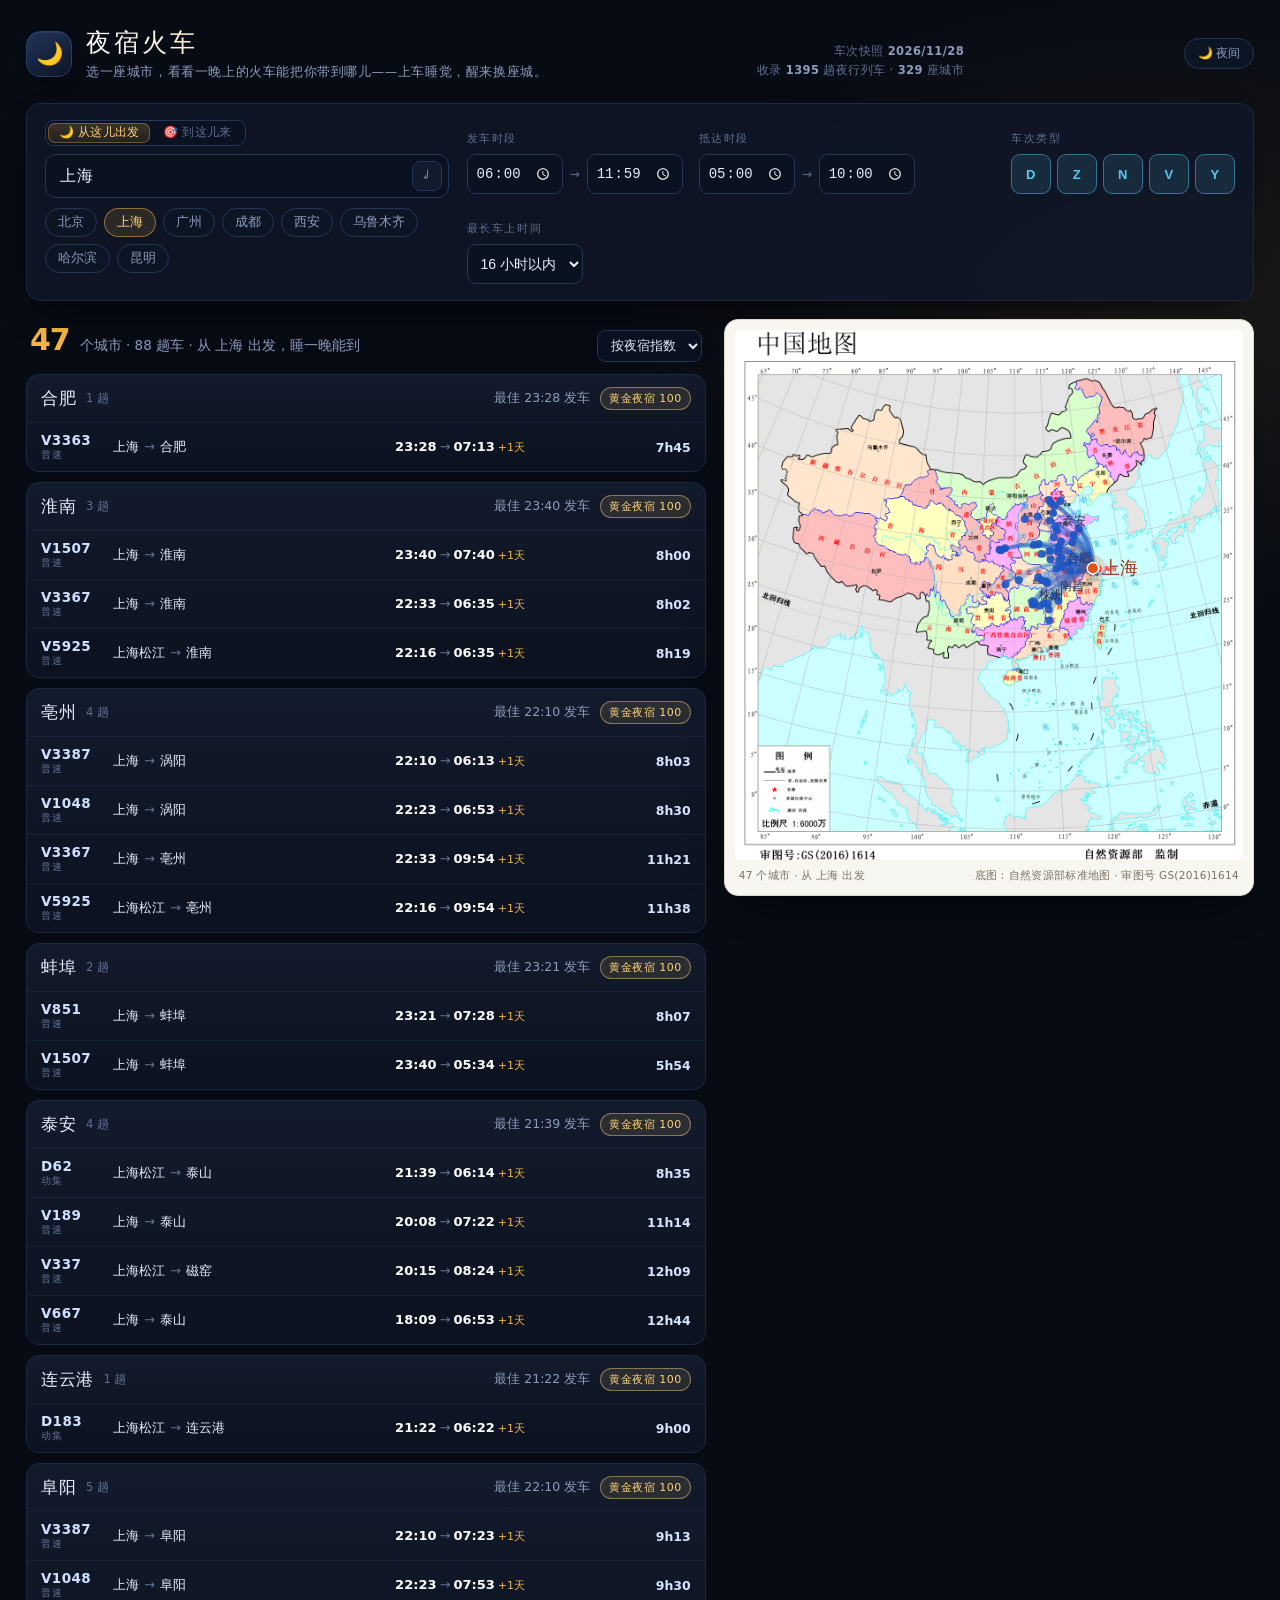
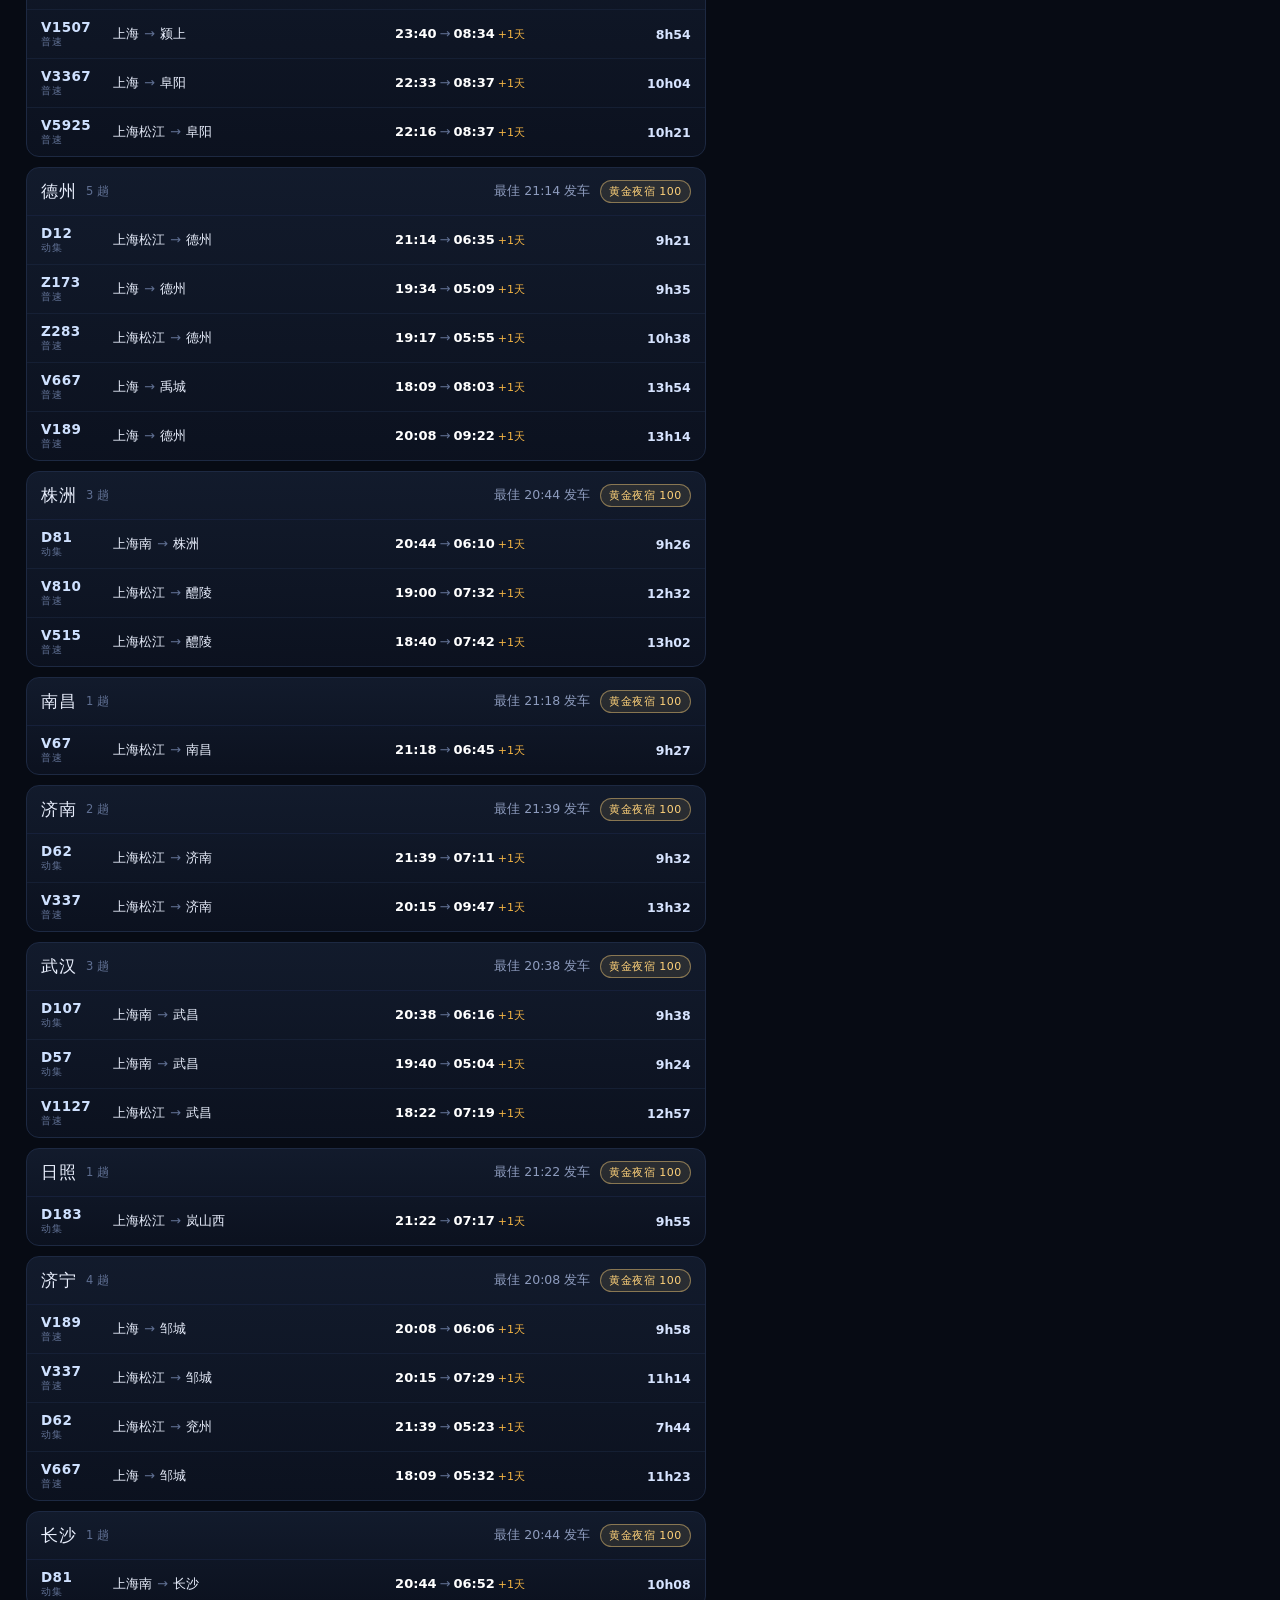
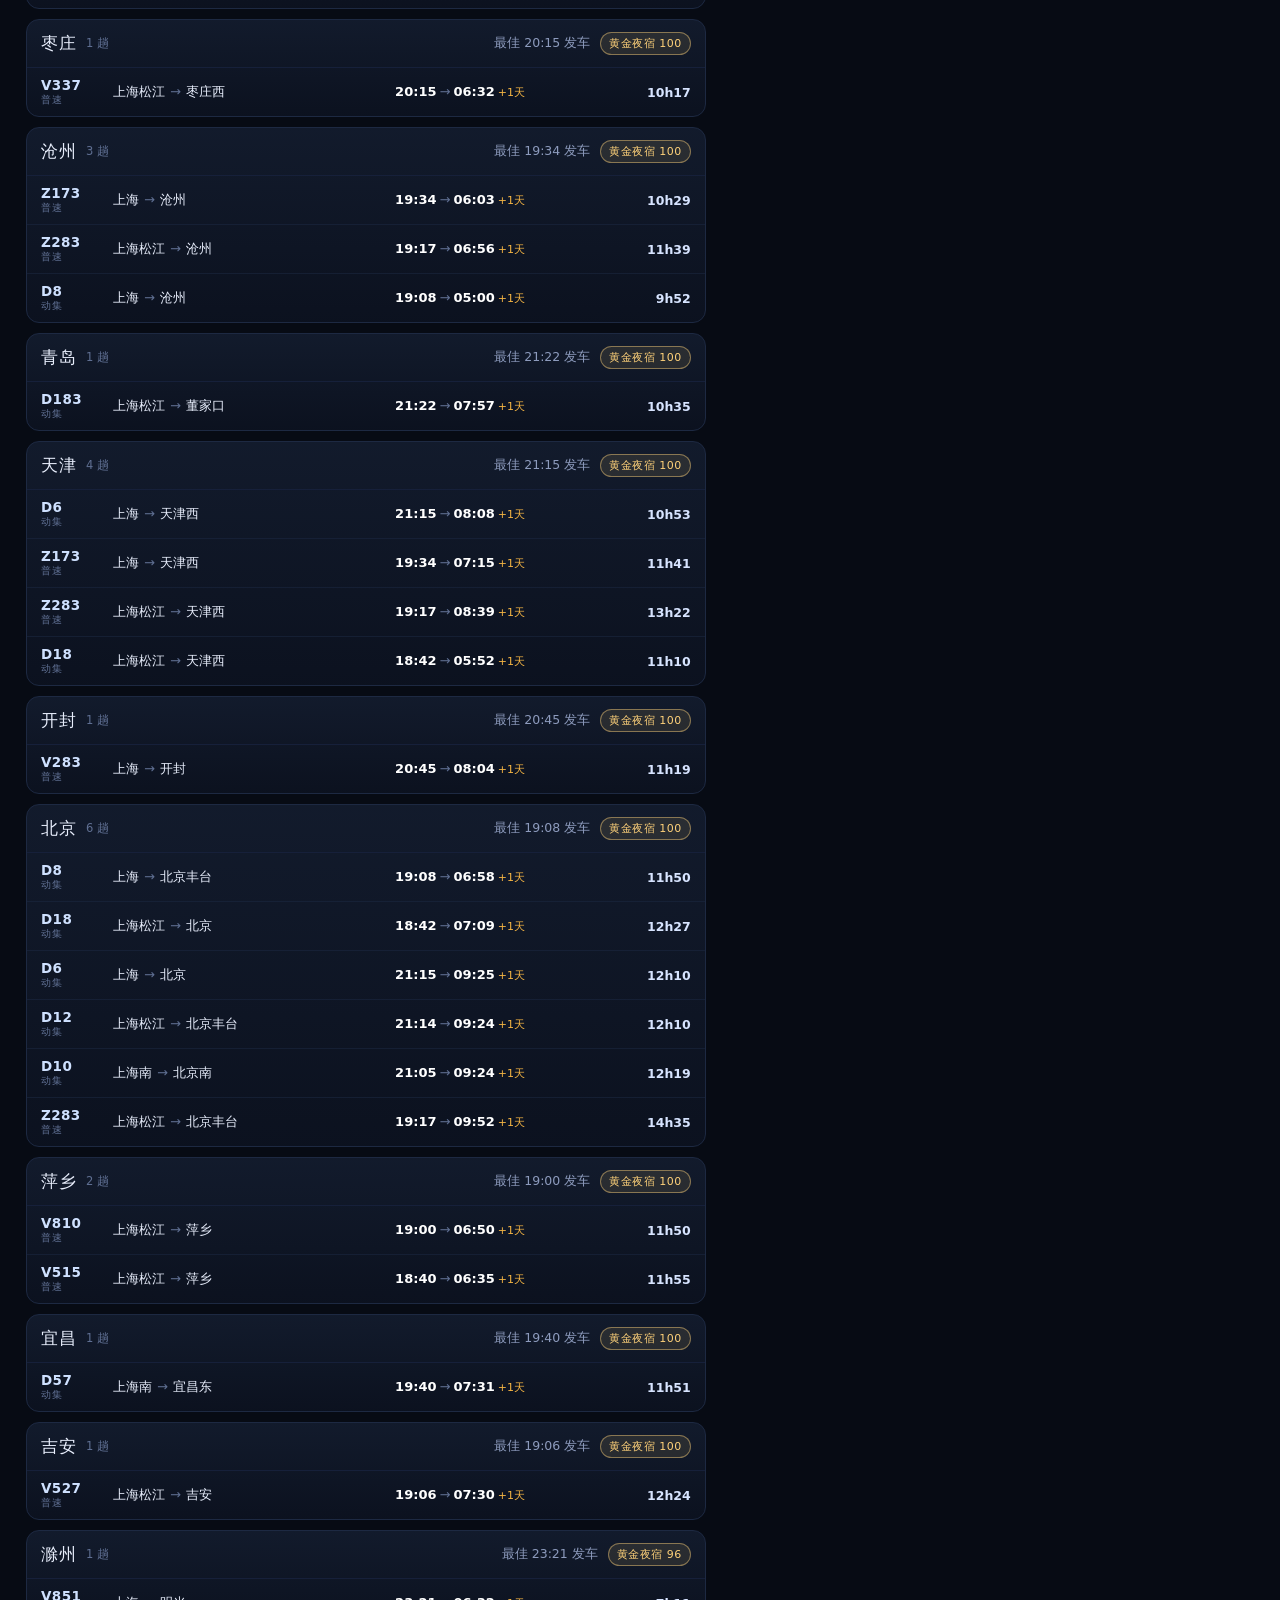
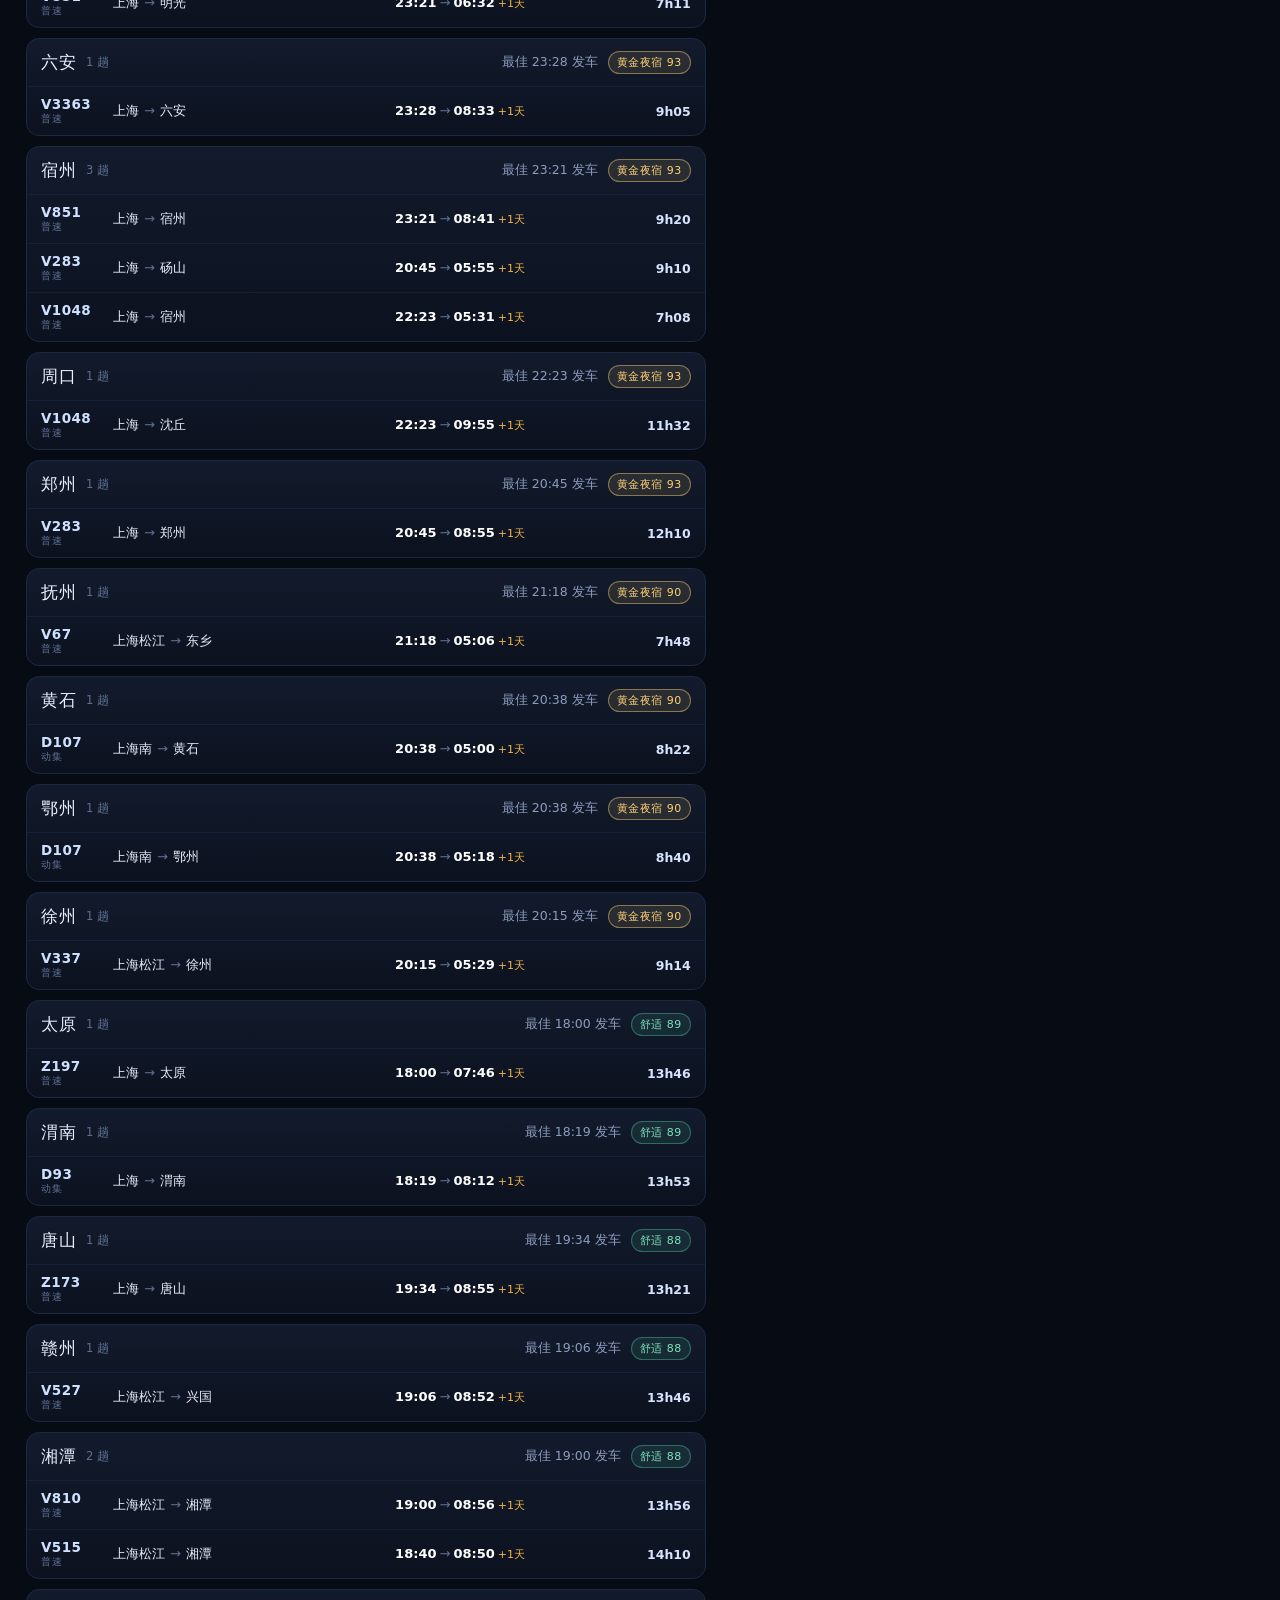
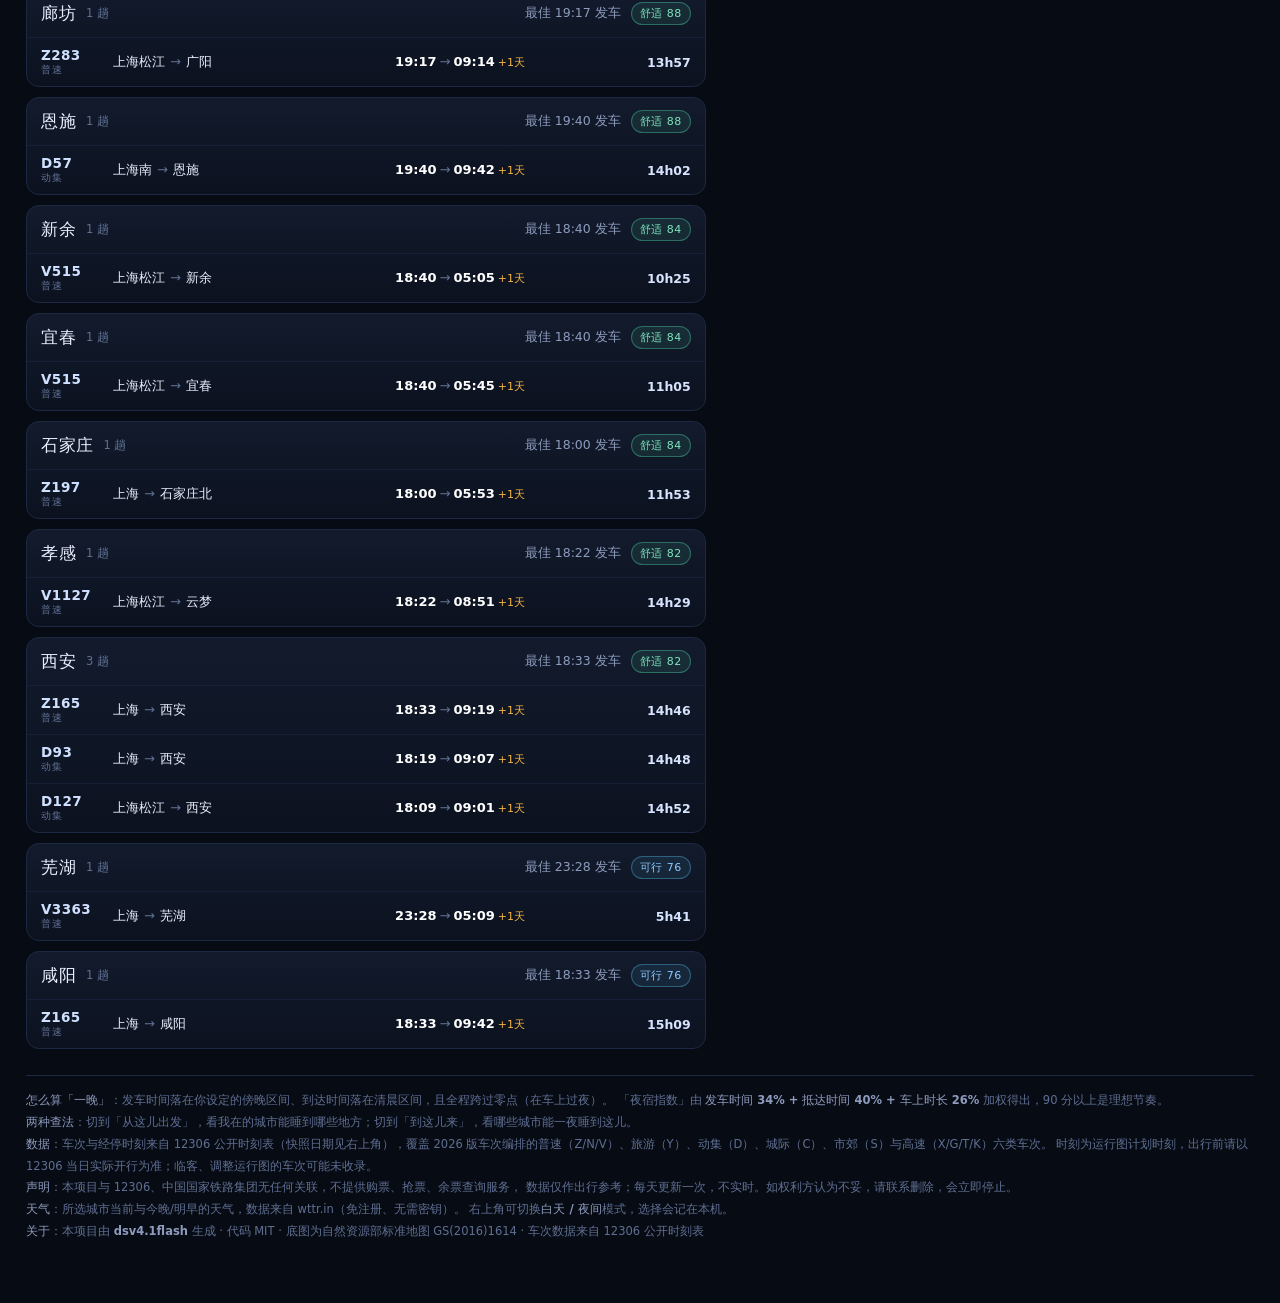
<file: docs/index.html>
<!DOCTYPE html>
<html lang="zh-CN">
<head>
<meta charset="utf-8" />
<meta name="viewport" content="width=device-width, initial-scale=1" />
<title>夜宿火车 · 睡一晚就到</title>
<link rel="stylesheet" href="style.css" />
<link rel="icon" href="data:image/svg+xml,<svg xmlns='http://www.w3.org/2000/svg' viewBox='0 0 32 32'><text y='25' font-size='24'>🌙</text></svg>" />
</head>
<body>
<div class="wrap">

  <header class="top">
    <div class="brand">
      <div class="mark">🌙</div>
      <div>
        <h1>夜宿火车</h1>
        <p class="tag">选一座城市，看看一晚上的火车能把你带到哪儿——上车睡觉，醒来换座城。</p>
      </div>
    </div>
    <div class="meta-top" id="metaTop"></div>
    <button class="chip syncbtn" id="syncBtn" hidden>⟳ 同步 12306</button>
    <button class="chip themebtn" id="themeBtn" title="切换白天 / 夜间">🌙 夜间</button>
  </header>

  <div class="wxbar panel" id="wxbar" hidden></div>

  <section class="panel searchbar">
    <div>
      <div class="modes" id="modes">
        <button class="mode on" data-m="from">🌙 从这儿出发</button>
        <button class="mode" data-m="to">🎯 到这儿来</button>
      </div>
      <div class="combo">
        <input id="dest" type="text" spellcheck="false" autocomplete="off"
               placeholder="输入出发城市，如 上海 / 北京" />
        <button class="go" id="go" title="查询">↵</button>
        <ul class="suggest" id="suggest" hidden></ul>
      </div>
      <div class="chips" id="chips"></div>
    </div>

    <div class="filters">
      <div>
        <span class="lbl">出行日期</span>
        <select class="sel" id="daySel"></select>
      </div>
      <div>
        <span class="lbl">发车时段</span>
        <div class="range">
          <input type="time" id="depFrom" value="18:00" />
          <span class="sep">→</span>
          <input type="time" id="depTo" value="23:59" />
        </div>
      </div>
      <div>
        <span class="lbl">抵达时段</span>
        <div class="range">
          <input type="time" id="arrFrom" value="05:00" />
          <span class="sep">→</span>
          <input type="time" id="arrTo" value="10:00" />
        </div>
      </div>
      <div>
        <span class="lbl">最长车上时间</span>
        <select class="sel" id="maxDur">
          <option value="10">10 小时以内</option>
          <option value="13">13 小时以内</option>
          <option value="16" selected>16 小时以内</option>
          <option value="20">20 小时以内</option>
          <option value="28">28 小时以内</option>
        </select>
      </div>
    </div>

    <div>
      <span class="lbl">车次类型</span>
      <div class="types" id="types"></div>
    </div>
  </section>

  <main>
    <section>
      <div class="summary">
        <span class="n" id="sumN">–</span>
        <span class="t" id="sumT">个城市</span>
        <span class="grow"></span>
        <select class="sel" id="sort">
          <option value="score">按夜宿指数</option>
          <option value="dur">按车上时间</option>
          <option value="dep">按发车时间</option>
          <option value="city">按城市名</option>
        </select>
      </div>
      <div class="card-list" id="list"></div>
    </section>

    <aside class="panel" id="mapwrap">
      <svg id="map" viewBox="220 0 1150 1200" preserveAspectRatio="xMidYMid meet" role="img"
           aria-label="夜宿路线图，底图为自然资源部标准地图 GS(2016)1614"></svg>
      <div class="mapfoot">
        <span id="mapHint">连线：出发城市 → 目的地</span>
        <span>底图：自然资源部标准地图 · 审图号 GS(2016)1614</span>
      </div>
    </aside>
  </main>

  <footer class="notes">
    <div>
      <b>怎么算「一晚」</b>：发车时间落在你设定的傍晚区间、到达时间落在清晨区间，且全程跨过零点（在车上过夜）。
      「夜宿指数」由 <b>发车时间 34% + 抵达时间 40% + 车上时长 26%</b> 加权得出，90 分以上是理想节奏。
    </div>
    <div>
      <b>两种查法</b>：切到「从这儿出发」，看我在的城市能睡到哪些地方；切到「到这儿来」，看哪些城市能一夜睡到这儿。
    </div>
    <div>
      <b>数据</b>：车次与经停时刻来自 12306 公开时刻表（快照日期见右上角），覆盖 2026 版车次编排的普速（Z/N/V）、旅游（Y）、动集（D）、城际（C）、市郊（S）与高速（X/G/T/K）六类车次。
      时刻为运行图计划时刻，出行前请以 12306 当日实际开行为准；临客、调整运行图的车次可能未收录。
    </div>
    <div>
      <b>声明</b>：本项目与 12306、中国国家铁路集团无任何关联，不提供购票、抢票、余票查询服务，
      数据仅作出行参考；每天更新一次，不实时。如权利方认为不妥，请联系删除，会立即停止。
    </div>
    <div>
      <b>天气</b>：所选城市当前与今晚/明早的天气，数据来自 wttr.in（免注册、无需密钥）。
      右上角可切换<b>白天 / 夜间</b>模式，选择会记在本机。
    </div>
    <div>
      <b>关于</b>：本项目由 <b>dsv4.1flash</b> 生成 · 代码 MIT ·
      底图为自然资源部标准地图 GS(2016)1614 · 车次数据来自 12306 公开时刻表
    </div>
  </footer>
</div>

<div class="toast" id="toast"></div>
<script>
  // 部署了 12306 中转 Worker 之后，把地址填在这里，页面就会直连 12306 取实时数据
  window.NIGHT_API = '';
</script>
<script src="weather.js"></script>
<script src="live.js"></script>
<script src="app.js"></script>
<script>
  // 主题：默认夜间，记住了就用上次的选择；也可以用 ?theme=light 指定
  (function () {
    var saved = null;
    try { saved = localStorage.getItem('night-theme'); } catch (e) {}
    var q = new URLSearchParams(location.search).get('theme');
    var t = q === 'light' || q === 'dark' ? q : saved || 'dark';
    document.body.dataset.theme = t;
  })();
</script>
</body>
</html>
</file>
<file: docs/style.css>
:root {
  --bg: #070b14;
  --bg2: #0a1020;
  --panel: rgba(16, 23, 39, 0.86);
  --panel2: #0e1525;
  --line: #1d2942;
  --line2: #263657;
  --text: #e8eefc;
  --dim: #8d9bbd;
  --dim2: #5f6f92;
  --amber: #f5b544;
  --amber2: #ffd47e;
  --cyan: #57c9f5;
  --green: #4fd1a5;
  --rose: #f2789a;
  --r: 14px;
  --shadow: 0 18px 40px -20px rgba(0, 0, 0, 0.9);
  font-synthesis: none;
}

* { box-sizing: border-box; }

html, body {
  margin: 0;
  padding: 0;
  background: var(--bg);
  color: var(--text);
  font-family: "PingFang SC", "HarmonyOS Sans SC", "Microsoft YaHei", "Source Han Sans SC",
    system-ui, -apple-system, "Segoe UI", sans-serif;
  -webkit-font-smoothing: antialiased;
}

body {
  min-height: 100vh;
  background:
    radial-gradient(1100px 600px at 12% -8%, rgba(87, 201, 245, 0.10), transparent 60%),
    radial-gradient(900px 520px at 92% 4%, rgba(245, 181, 68, 0.09), transparent 62%),
    radial-gradient(1200px 800px at 50% 120%, rgba(79, 209, 165, 0.05), transparent 60%),
    var(--bg);
}

.wrap {
  max-width: 1440px;
  margin: 0 auto;
  padding: 26px 26px 60px;
}

/* ---------- 椤堕儴 ---------- */
header.top {
  display: flex;
  align-items: flex-end;
  justify-content: space-between;
  gap: 18px;
  flex-wrap: wrap;
  margin-bottom: 22px;
}

.brand { display: flex; align-items: center; gap: 14px; }

.brand .mark {
  width: 46px; height: 46px; border-radius: 14px;
  display: grid; place-items: center;
  background: linear-gradient(150deg, #22345c, #0d1424);
  border: 1px solid #2a3d63;
  box-shadow: inset 0 1px 0 rgba(255,255,255,.06), 0 8px 20px -12px #000;
  font-size: 22px;
}

h1 {
  margin: 0;
  font-size: 25px;
  letter-spacing: 3px;
  font-weight: 700;
  background: linear-gradient(100deg, #fff, #ffd89a 55%, #9fd8ff);
  -webkit-background-clip: text;
  background-clip: text;
  color: transparent;
}

.tag {
  margin: 5px 0 0;
  color: var(--dim);
  font-size: 12.5px;
  letter-spacing: .6px;
}

.meta-top {
  color: var(--dim2);
  font-size: 11.5px;
  text-align: right;
  line-height: 1.7;
  letter-spacing: .4px;
}
.meta-top b { color: var(--dim); font-weight: 600; }

.syncbtn {
  margin-left: 12px;
  font-size: 11.5px;
  padding: 6px 12px;
  align-self: center;
}
.syncbtn[disabled] { opacity: .6; cursor: progress; }

/* ---------- 鎺у埗鍖?---------- */
.panel {
  background: var(--panel);
  border: 1px solid var(--line);
  border-radius: var(--r);
  box-shadow: var(--shadow);
  backdrop-filter: blur(9px);
}

.searchbar {
  padding: 16px 18px;
  display: grid;
  grid-template-columns: minmax(260px, 1.15fr) 1.5fr auto;
  gap: 18px;
  align-items: start;
  margin-bottom: 18px;
}
.searchbar > * { align-self: start; }

.lbl {
  display: flex;
  align-items: flex-end;
  height: 26px;
  font-size: 11px;
  letter-spacing: 1.6px;
  color: var(--dim2);
  margin-bottom: 8px;
  text-transform: uppercase;
}

/* 鍑哄彂 / 鍒拌揪 鍒囨崲 */
.modes {
  display: inline-flex;
  height: 26px;
  padding: 2px;
  gap: 2px;
  border-radius: 9px;
  border: 1px solid var(--line2);
  background: #0a1120;
  margin-bottom: 8px;
}
.mode {
  border: 0;
  background: transparent;
  color: var(--dim2);
  font-size: 12px;
  letter-spacing: .3px;
  padding: 0 11px;
  border-radius: 7px;
  cursor: pointer;
  transition: .16s;
  white-space: nowrap;
}
.mode:hover { color: var(--text); }
.mode.on {
  background: linear-gradient(180deg, rgba(245,181,68,.20), rgba(245,181,68,.10));
  color: var(--amber2);
  box-shadow: inset 0 0 0 1px rgba(245,181,68,.35);
}

.combo { position: relative; }

.combo input {
  width: 100%;
  height: 44px;
  padding: 0 40px 0 14px;
  border-radius: 11px;
  border: 1px solid var(--line2);
  background: #0a1120;
  color: var(--text);
  font-size: 16px;
  font-weight: 600;
  letter-spacing: 1px;
  outline: none;
  transition: border-color .18s, box-shadow .18s;
}
.combo input::placeholder { color: #4e5c7d; font-weight: 400; letter-spacing: .5px; font-size: 14px; }
.combo input:focus {
  border-color: #3d6ba8;
  box-shadow: 0 0 0 3px rgba(87, 201, 245, .12);
}
.combo .go {
  position: absolute; right: 7px; top: 7px;
  width: 30px; height: 30px; border-radius: 8px;
  border: 1px solid var(--line2);
  background: #101b2e; color: var(--dim);
  cursor: pointer; font-size: 13px;
  display: grid; place-items: center;
}
.combo .go:hover { color: var(--amber); border-color: #3d4d70; }

.suggest {
  position: absolute; z-index: 40;
  top: 50px; left: 0; right: 0;
  margin: 0; padding: 6px;
  list-style: none;
  max-height: 330px; overflow: auto;
  background: #0b1220;
  border: 1px solid var(--line2);
  border-radius: 11px;
  box-shadow: 0 24px 50px -18px rgba(0,0,0,.95);
}
.suggest li {
  padding: 9px 11px; border-radius: 8px; cursor: pointer;
  display: flex; justify-content: space-between; gap: 10px;
  font-size: 14px;
}
.suggest li .c { color: var(--dim2); font-size: 11.5px; }
.suggest li[aria-selected="true"], .suggest li:hover { background: #16233c; }
.suggest li em { font-style: normal; color: var(--amber); }

.chips { display: flex; gap: 7px; flex-wrap: wrap; margin-top: 10px; }
.chip {
  border: 1px solid var(--line2);
  background: #0c1524;
  color: var(--dim);
  border-radius: 999px;
  padding: 5px 12px;
  font-size: 12.5px;
  cursor: pointer;
  transition: .15s;
}
.chip:hover { color: var(--text); border-color: #3a4f78; }
.chip.on { background: rgba(245,181,68,.13); border-color: rgba(245,181,68,.5); color: var(--amber2); }

.filters { display: flex; gap: 16px; flex-wrap: wrap; align-items: flex-end; min-width: 0; }
.filters > div { min-width: 0; }

.range { display: flex; align-items: center; gap: 7px; min-width: 0; }
.range input[type="time"] {
  height: 40px;
  min-width: 0;
  flex: 1 1 auto;
  width: 96px;
  border-radius: 9px;
  border: 1px solid var(--line2);
  background: #0a1120;
  color: var(--text);
  padding: 0 8px;
  font-size: 14px;
  font-variant-numeric: tabular-nums;
  outline: none;
  color-scheme: dark;
}
.range input[type="time"]:focus { border-color: #3d6ba8; }
.range .sep { color: var(--dim2); font-size: 12px; }

select.sel {
  height: 40px;
  border-radius: 9px;
  border: 1px solid var(--line2);
  background: #0a1120;
  color: var(--text);
  padding: 0 9px;
  font-size: 14px;
  outline: none;
  color-scheme: dark;
}

.types { display: flex; gap: 6px; }
.type {
  min-width: 40px; height: 40px; padding: 0 10px;
  border-radius: 9px; cursor: pointer;
  border: 1px solid var(--line2);
  background: #0a1120; color: var(--dim);
  font-size: 13px; font-weight: 700; letter-spacing: .5px;
}
.type.on { background: rgba(87,201,245,.12); border-color: rgba(87,201,245,.45); color: var(--cyan); }

/* ---------- 涓讳綋 ---------- */
main {
  display: grid;
  grid-template-columns: minmax(0, 1fr) minmax(360px, 0.78fr);
  gap: 18px;
  align-items: start;
}

.summary {
  display: flex; align-items: baseline; gap: 10px; flex-wrap: wrap;
  padding: 3px 4px 12px;
}
.summary .n {
  font-size: 30px; font-weight: 800; letter-spacing: -1px;
  color: var(--amber);
  font-variant-numeric: tabular-nums;
}
.summary .t { color: var(--dim); font-size: 13.5px; }
.summary .grow { flex: 1; }
.summary select.sel { height: 32px; font-size: 12.5px; }

.card-list { display: flex; flex-direction: column; gap: 10px; }

.city {
  border: 1px solid var(--line);
  background: linear-gradient(180deg, rgba(19,28,46,.92), rgba(12,18,32,.92));
  border-radius: 13px;
  overflow: hidden;
  transition: border-color .18s, transform .18s;
}
.city:hover { border-color: #2b3f66; }
.city.hot { border-color: rgba(245,181,68,.38); }

.city .head {
  display: flex; align-items: center; gap: 10px;
  padding: 12px 14px;
  cursor: pointer;
}
.city .name { font-size: 17px; font-weight: 700; letter-spacing: .5px; }
.city .cnt { font-size: 11.5px; color: var(--dim2); }
.city .head .sp { flex: 1; }
.city .best { font-size: 12.5px; color: var(--dim); font-variant-numeric: tabular-nums; }

.badge {
  font-size: 11px; padding: 3px 8px; border-radius: 999px;
  border: 1px solid; letter-spacing: .5px; white-space: nowrap;
}
.b-gold { color: #ffd27a; border-color: rgba(255,210,122,.45); background: rgba(255,210,122,.10); }
.b-good { color: #7fe3bd; border-color: rgba(79,209,165,.4); background: rgba(79,209,165,.10); }
.b-ok   { color: #8fc9ff; border-color: rgba(87,201,245,.35); background: rgba(87,201,245,.09); }
.b-meh  { color: #b9a7d8; border-color: rgba(150,130,200,.35); background: rgba(150,130,200,.09); }

.rows { border-top: 1px solid #16203a; }
.row {
  display: grid;
  grid-template-columns: 62px minmax(0,1.35fr) minmax(0,1.05fr) 74px;
  gap: 10px;
  align-items: center;
  padding: 9px 14px;
  border-bottom: 1px solid rgba(29,41,66,.55);
  font-variant-numeric: tabular-nums;
}
.rows .row:last-child { border-bottom: none; }
.row:hover { background: rgba(87,201,245,.05); }
.row .tc {
  font-weight: 800; font-size: 13.5px; letter-spacing: .4px;
  color: #cfe1ff;
}
.row .tc small { display: block; font-weight: 500; font-size: 10px; color: var(--dim2); letter-spacing: .5px; }
.row .seg { font-size: 13px; color: var(--text); white-space: nowrap; overflow: hidden; text-overflow: ellipsis; }
.row .seg .ar { color: var(--dim2); margin: 0 5px; }
.row .tm { font-size: 13px; color: var(--dim); }
.row .tm b { color: #fff; font-weight: 700; }
.row .tm i { font-style: normal; color: var(--dim2); margin: 0 3px; }
.row .tm em { font-style: normal; color: var(--amber); font-size: 11px; margin-left: 3px; }
.row .du { font-size: 12.5px; color: var(--dim); text-align: right; }
.row .du b { color: #d7e4ff; font-weight: 600; }

.arrive-day { color: var(--green); font-size: 10.5px; }

.empty {
  padding: 56px 20px; text-align: center; color: var(--dim2);
  border: 1px dashed var(--line2); border-radius: 13px; font-size: 14px; line-height: 2;
}
.empty b { color: var(--dim); }
.empty .moon { font-size: 34px; display: block; margin-bottom: 12px; opacity: .7; }

/* ---------- 鍦板浘 ---------- */
#mapwrap {
  position: sticky;
  top: 18px;
  padding: 10px;
  overflow: hidden;
  /* 瀹樻柟鏍囧噯鍦板浘蹇呴』鍘熻壊灞曠ず锛屾墍浠ョ敤娴呰壊銆岀焊璐ㄣ€嶅崱鐗囨墭搴?*/
  background: #f8f6f0;
  border-color: #ddd8c9;
  box-shadow: 0 18px 40px -22px rgba(0, 0, 0, 0.95);
}
#map { width: 100%; height: auto; display: block; border-radius: 6px; }
#map .route { fill: none; stroke: #1d55c4; stroke-opacity: .30; stroke-linecap: round; }
#map .route.hot { stroke: #e2541c; stroke-opacity: 1; }
#map .dot { fill: #1d55c4; opacity: .9; }
#map .dot.hot { fill: #e2541c; }
#map .dest-halo { fill: rgba(226, 84, 28, .20); }
#map .dest-core { fill: #e2541c; stroke: #fff; stroke-width: 3; }
#map .dest-txt { fill: #9c3410; font-size: 40px; font-weight: 700; letter-spacing: 1px; }
#map .lbltxt { fill: #27364f; font-size: 28px; font-weight: 600; }

.mapfoot {
  display: flex; justify-content: space-between; gap: 10px;
  padding: 9px 4px 2px; color: #7a7264; font-size: 10.5px; letter-spacing: .3px;
}

footer.notes {
  margin-top: 26px;
  color: var(--dim2);
  font-size: 11.5px;
  line-height: 1.9;
  border-top: 1px solid var(--line);
  padding-top: 14px;
}
footer.notes b { color: var(--dim); font-weight: 600; }

.toast {
  position: fixed; left: 50%; bottom: 30px; transform: translate(-50%, 20px);
  background: #16233c; color: #dbe7ff; border: 1px solid var(--line2);
  padding: 9px 16px; border-radius: 999px; font-size: 13px;
  opacity: 0; pointer-events: none; transition: .25s; z-index: 99;
}
.toast.on { opacity: 1; transform: translate(-50%, 0); }

@media (max-width: 1080px) {
  main { grid-template-columns: minmax(0, 1fr); }
  #mapwrap { position: relative; top: 0; order: -1; }
  .searchbar { grid-template-columns: minmax(0, 1fr); }
  .searchbar > * { min-width: 0; }
}
@media (max-width: 620px) {
  .wrap { padding: 16px 13px 40px; }
  h1 { font-size: 21px; }
  .filters { gap: 12px; }
  .row { grid-template-columns: 54px minmax(0,1fr) 72px; }
  .row .tm { grid-column: 2 / 4; }
}

/* ---------- 天气条 ---------- */
.themebtn, .syncbtn { margin-left: 10px; align-self: center; white-space: nowrap; }
.themebtn { font-size: 12px; padding: 6px 13px; }

.wxbar {
  display: flex;
  align-items: center;
  gap: 20px;
  flex-wrap: wrap;
  padding: 12px 18px;
  margin-bottom: 16px;
  border-radius: var(--r);
}
.wxbar[hidden] { display: none; }
.wxbar.loading { opacity: .55; }

.wx-main { display: flex; align-items: center; gap: 13px; min-width: 190px; }
.wx-ico {
  font-size: 30px; line-height: 1;
  width: 36px; text-align: center; flex: none;
  filter: drop-shadow(0 6px 14px rgba(0, 0, 0, .45));
}
.wx-tico { display: flex; flex-direction: column; }
.wx-temp {
  font-size: 23px; font-weight: 800; letter-spacing: -.5px;
  font-variant-numeric: tabular-nums; line-height: 1.15;
}
.wx-temp small {
  font-size: 12.5px; font-weight: 500; color: var(--dim);
  margin-left: 8px; letter-spacing: .3px;
}
.wx-city { font-size: 11.5px; color: var(--dim2); letter-spacing: .6px; margin-top: 2px; }

.wx-stats { display: flex; gap: 22px; flex-wrap: wrap; margin-left: auto; }
.wx-stat { font-size: 12.5px; color: var(--dim); line-height: 1.5; }
.wx-stat i {
  font-style: normal; display: block;
  font-size: 10.5px; color: var(--dim2); letter-spacing: 1px; margin-bottom: 3px;
}
.wx-stat b {
  color: var(--text); font-weight: 700; font-size: 15px;
  font-variant-numeric: tabular-nums;
}
.wx-stat em {
  font-style: normal; color: var(--cyan); font-size: 11px; margin-left: 5px;
}
.wx-src { font-size: 10.5px; color: var(--dim2); }

@media (max-width: 720px) {
  .wx-stats { margin-left: 0; gap: 16px; width: 100%; }
  .wx-src { display: none; }
}

/* ---------- 白天模式 ---------- */
body[data-theme="light"] {
  --bg: #f4f1ea;
  --bg2: #ffffff;
  --panel: rgba(255, 255, 255, .92);
  --panel2: #ffffff;
  --line: #e4ded2;
  --line2: #d7d0c1;
  --text: #1e2533;
  --dim: #5d6779;
  --dim2: #8b95a6;
  --amber: #c4771a;
  --amber2: #9c5a0b;
  --cyan: #1f6fb2;
  --shadow: 0 18px 40px -24px rgba(70, 58, 35, .45);
  background:
    radial-gradient(1100px 600px at 12% -8%, rgba(87, 201, 245, .16), transparent 60%),
    radial-gradient(900px 520px at 92% 4%, rgba(245, 181, 68, .20), transparent 62%),
    var(--bg);
}
body[data-theme="light"] .combo input,
body[data-theme="light"] .modes,
body[data-theme="light"] .type,
body[data-theme="light"] .suggest,
body[data-theme="light"] .range input[type="time"],
body[data-theme="light"] select.sel { background: #fff; color: var(--text); color-scheme: light; }
body[data-theme="light"] h1 {
  background: linear-gradient(100deg, #1b2333, #b06a12 55%, #1a5e8f);
  -webkit-background-clip: text;
  background-clip: text;
  color: transparent;
}
body[data-theme="light"] .mark {
  background: linear-gradient(150deg, #2a3a5e, #131a2a);
}
body[data-theme="light"] .combo .go { background: #f6f2ea; }
body[data-theme="light"] .suggest li:hover,
body[data-theme="light"] .suggest li[aria-selected="true"] { background: #eef2f8; }
body[data-theme="light"] .chip { background: #f7f3eb; }
body[data-theme="light"] .chip.on { background: rgba(196, 119, 26, .12); }
body[data-theme="light"] .city { background: linear-gradient(180deg, #fff, #fbf9f4); }
body[data-theme="light"] .city:hover { border-color: #c8bfac; }
body[data-theme="light"] .rows { border-top-color: #eee8dc; }
body[data-theme="light"] .row { border-bottom-color: #f0ece3; }
body[data-theme="light"] .row:hover { background: rgba(31, 111, 178, .06); }
body[data-theme="light"] .row .tc { color: #14345f; }
body[data-theme="light"] .row .tm b { color: #101728; }
body[data-theme="light"] .row .du b { color: #2c3648; }
body[data-theme="light"] .toast { background: #fff; color: #1e2533; }
body[data-theme="light"] .b-gold { color: #94600a; }
body[data-theme="light"] .b-good { color: #1c7a5c; }
body[data-theme="light"] .b-ok { color: #1a6b9b; }
body[data-theme="light"] .b-meh { color: #6a5990; }
body[data-theme="light"] #mapwrap { background: #fff; border-color: #e0d9ca; }
body[data-theme="light"] .wxbar { background: rgba(255, 255, 255, .92); }
</file>
